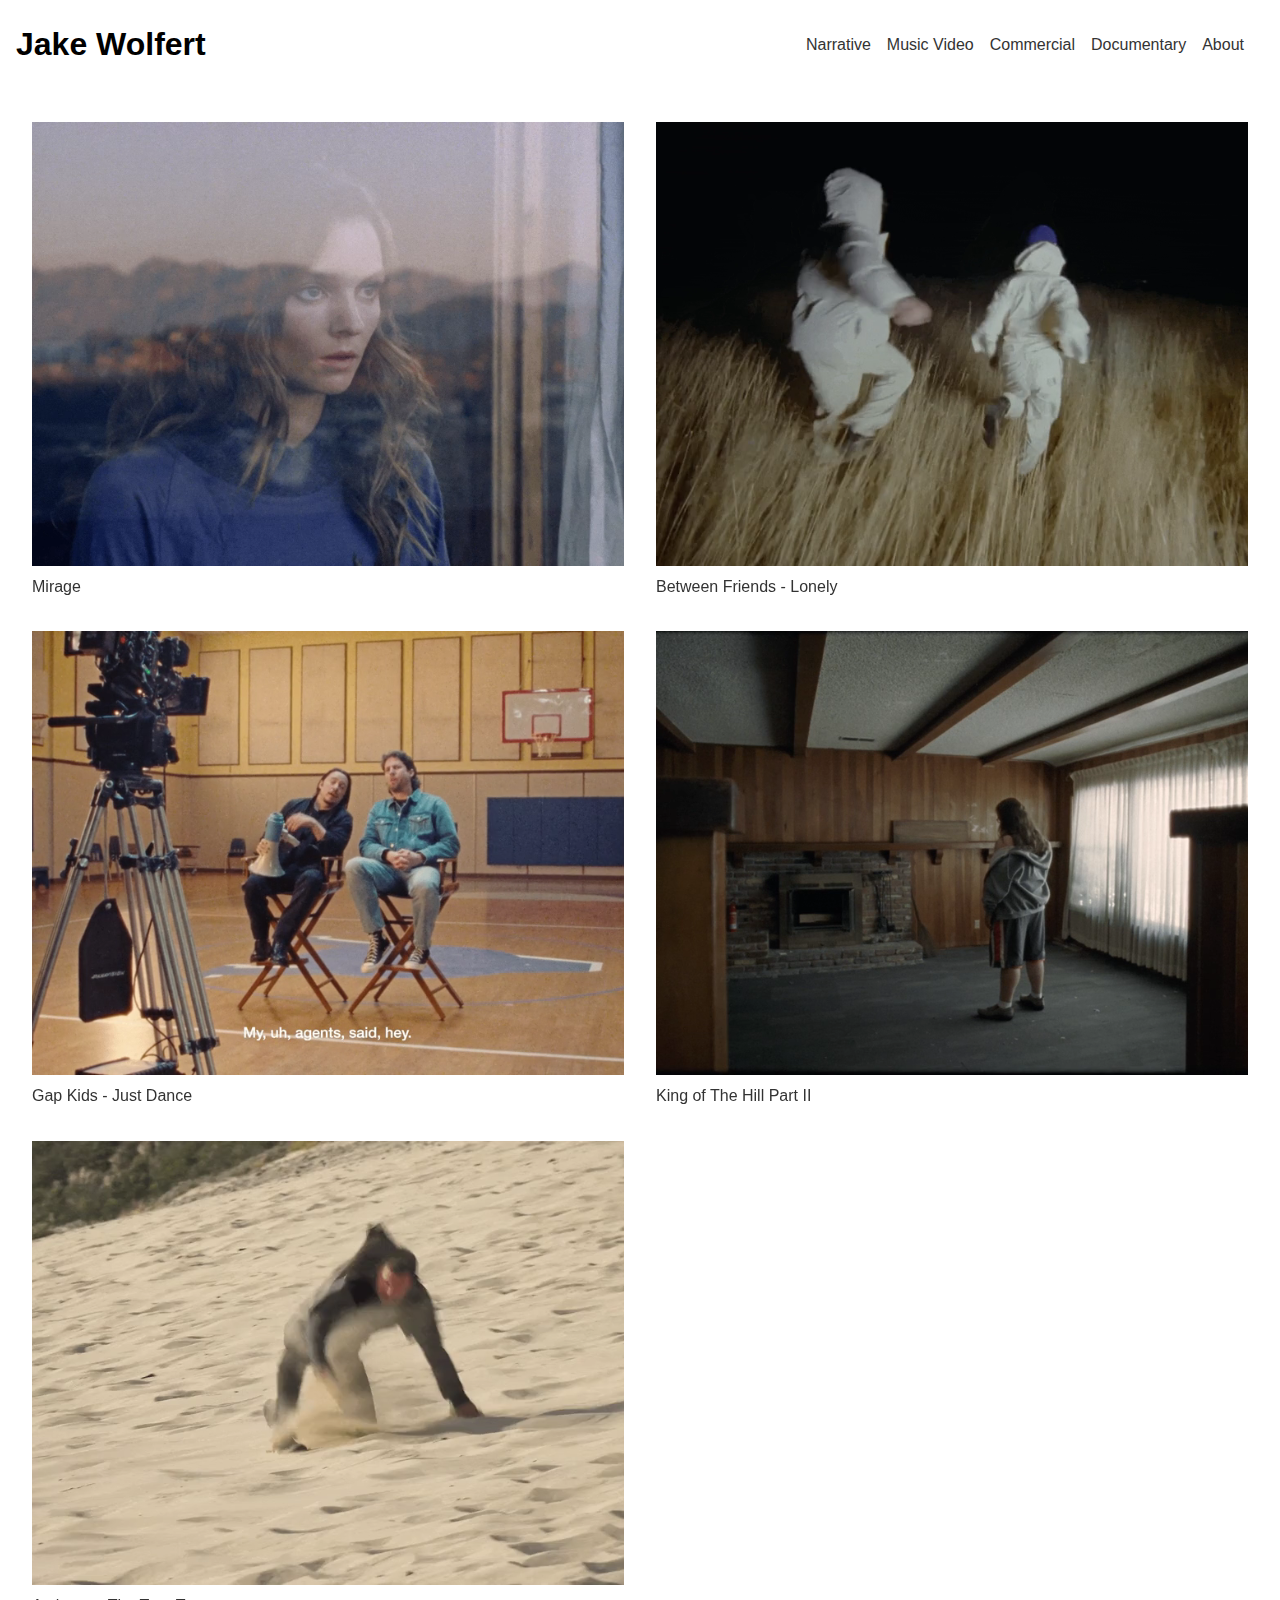
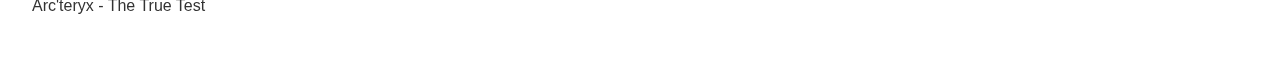
<file: index.html>
<!DOCTYPE html>
<html lang="en">
<head>
    <meta charset="UTF-8">
    <meta name="viewport" content="width=device-width, initial-scale=1.0">
    <title>Jake Wolfert</title>
    <link rel="stylesheet" href="style.css">
    <link rel="icon" href="/favicon.ico" type="image/x-icon">
    <script src="projectsData.js"></script>
    <script src="projects.js" defer></script>
</head>
<body>
    <header>
        <h1><a href="/">Jake Wolfert</a></h1>
        <nav>
            <ul>
                <li><a href="#narrative">Narrative</a></li>
                <li><a href="#music-videos">Music Video</a></li>
                <li><a href="#commercial">Commercial</a></li>
                <li><a href="#documentary">Documentary</a></li>
                <li><a href="about.html">About</a></li>
            </ul>
        </nav>
    </header>

    <main role="main">
        <div class="project-grid">
            <!-- Project items will be dynamically inserted here by projects.js -->
            <!-- Example:
            <div class="project-item">
                <a href="#project1">
                    <div class="video-wrapper">
                        <video src="video1.mp4" class="thumbnail-video" ... ></video>
                    </div>
                    <h3>Project Title 1</h3>
                </a>
            </div>
            -->
        </div>
    </main>
</body>
</html>
</file>
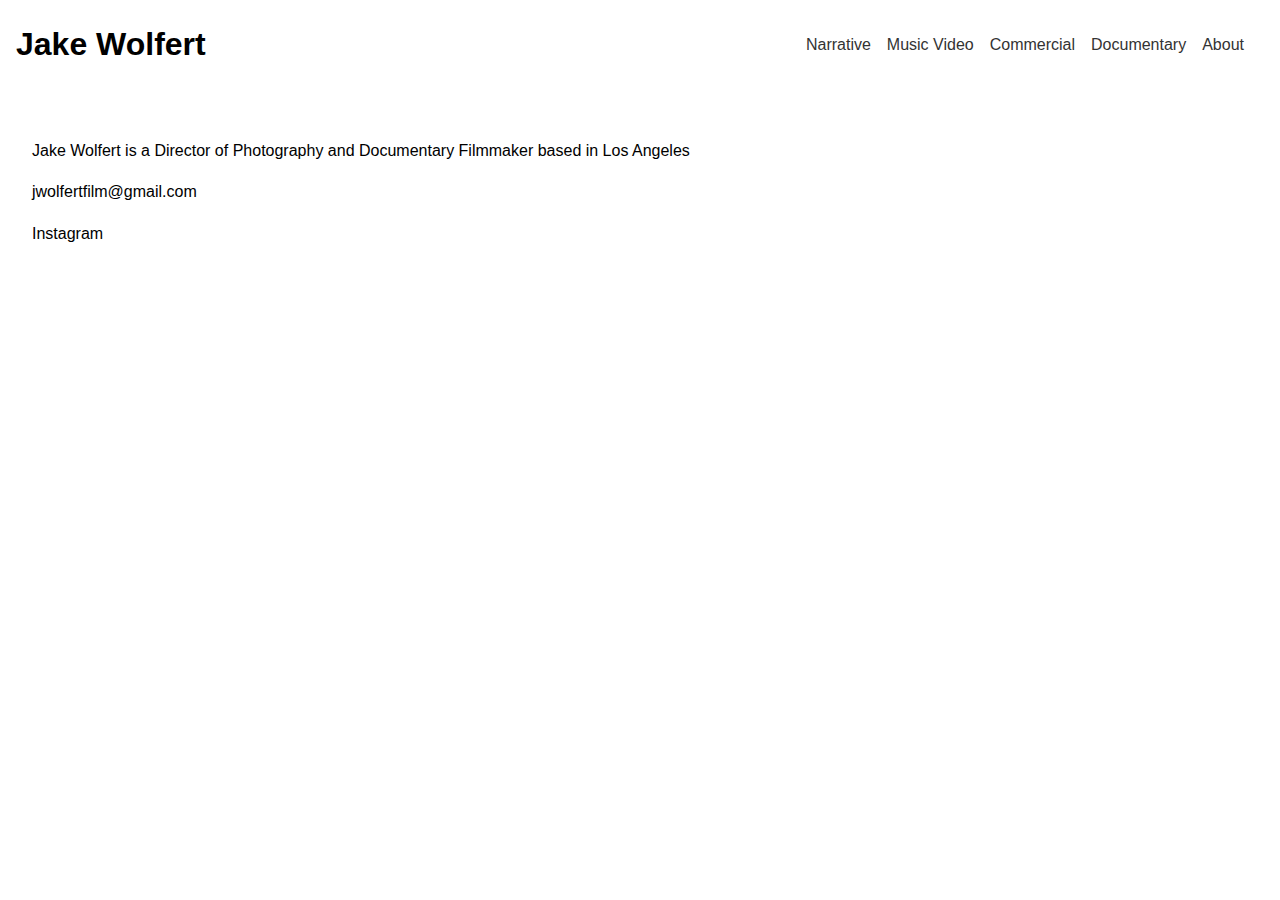
<file: about.html>
<!DOCTYPE html>
<html lang="en">
<head>
    <meta charset="UTF-8">
    <meta name="viewport" content="width=device-width, initial-scale=1.0">
    <title>About Jake Wolfert</title>
    <link rel="stylesheet" href="style.css">
    <script src="projectsData.js"></script>
    <script src="projects.js"></script>
</head>
<body>
    <header>
        <h1><a href="/">Jake Wolfert</a></h1>
        <nav>
            <ul>
                <li><a href="#narrative">Narrative</a></li>
                <li><a href="#music-videos">Music Video</a></li>
                <li><a href="#commercial">Commercial</a></li>
                <li><a href="#documentary">Documentary</a></li>
                <li><a href="about.html">About</a></li>
            </ul>
        </nav>
    </header>

    <main role="main">
        <section class="about-page">
            <p>Jake Wolfert is a Director of Photography and Documentary Filmmaker based in Los Angeles</p>
            <p><a href="mailto:jwolfertfilm@gmail.com" class="hover-blue">jwolfertfilm@gmail.com</a></p>
            <p><a href="https://instagram.com/jakewolfert" class="hover-blue" target="_blank">Instagram</a></p>
        </section>
    </main>

    <!-- Remove the duplicate script imports below -->
    <!--
    <script src="projectsData.js"></script>
    <script src="projects.js"></script>
    -->
</body>
</html>
</file>
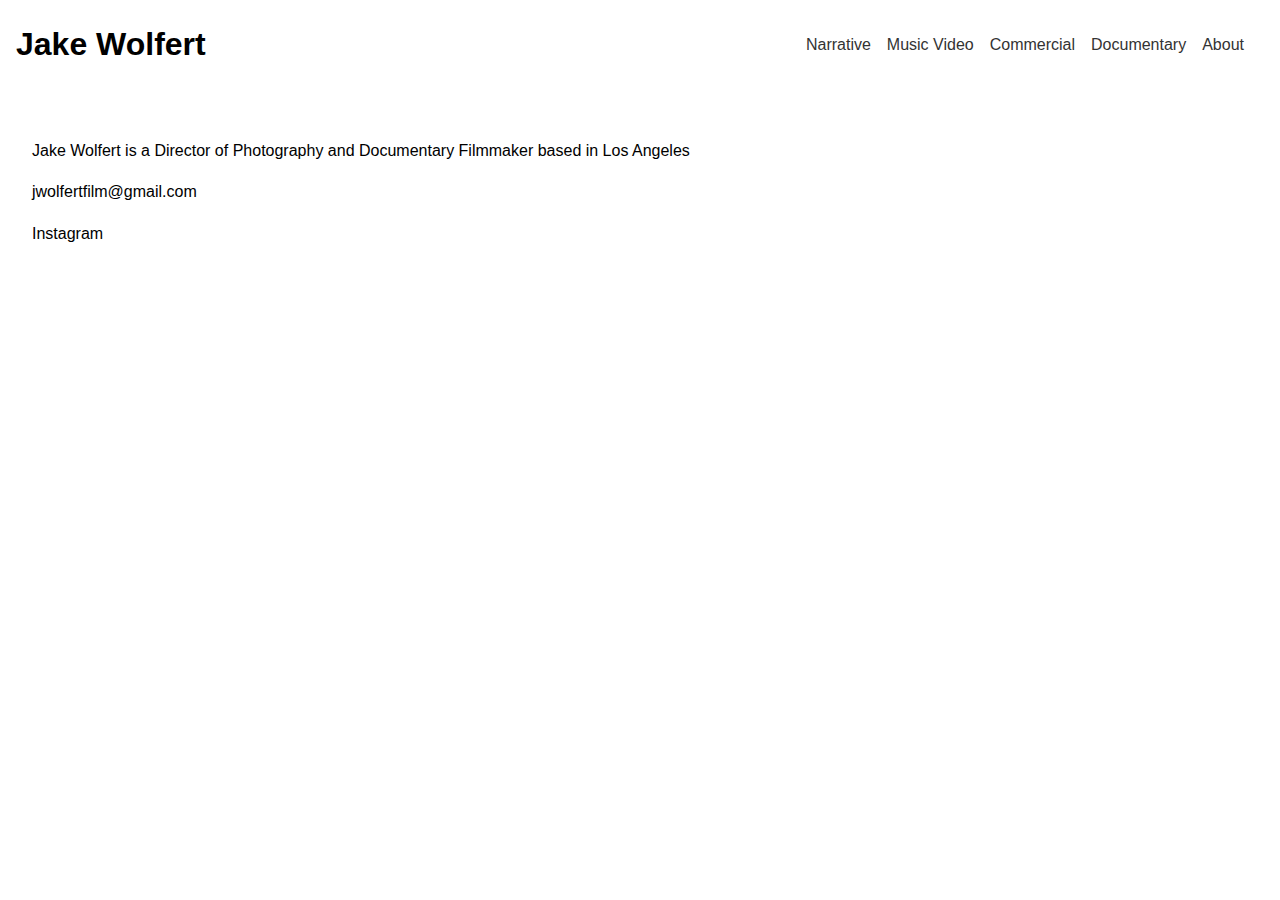
<file: public/about.html>
<!DOCTYPE html>
<html lang="en">
<head>
    <meta charset="UTF-8">
    <meta name="viewport" content="width=device-width, initial-scale=1.0">
    <title>About Jake Wolfert</title>
    <link rel="stylesheet" href="style.css">
    <script src="projectsData.js"></script>
<script src="projects.js"></script>
</head>
<body>
    <header>
        <h1><a href="/">Jake Wolfert</a></h1>
        <nav>
            <ul>
                <li><a href="#narrative">Narrative</a></li>
                <li><a href="#music-videos">Music Video</a></li>
                <li><a href="#commercial">Commercial</a></li>
                <li><a href="#documentary">Documentary</a></li>
                <li><a href="about.html">About</a></li>
            </ul>
        </nav>
    </header>

    <main role="main">
        <section class="about-page">
            <p>Jake Wolfert is a Director of Photography and Documentary Filmmaker based in Los Angeles</p>
            <p><a href="mailto:jwolfertfilm@gmail.com" class="hover-blue">jwolfertfilm@gmail.com</a></p>
            <p><a href="https://instagram.com/jakewolfert" class="hover-blue" target="_blank">Instagram</a></p>
        </section>
    </main>

    <script src="projectsData.js"></script>
    <script src="projects.js"></script>
</body>
</html>
</file>
<file: style.css>
/* Ensure box-sizing is consistent across elements */
*, *::before, *::after {
    box-sizing: border-box;
}

body {
    font-family: Arial, sans-serif;
    margin: 0;
    padding: 0;
    line-height: 1.6;
    overflow-x: hidden; /* Prevent horizontal scroll */
}

header {
    background-color: #ffffff;
    padding: 1rem;
    display: flex;
    flex-wrap: wrap; /* Allow wrapping for smaller screens */
    justify-content: space-between;
    align-items: center;
}

header h1 {
    margin: 0;
    font-size: 2rem;
}

nav {
    margin-right: 20px;
}



nav ul {
    list-style-type: none;
    padding: 0;
    display: flex;
    flex-wrap: wrap; /* Allow wrapping on small screens */
    justify-content: center; /* Center items on small screens */
}

nav li {
    margin-left: 1rem;
    white-space: nowrap; /* Prevent breaking of navigation items */
}

nav a {
    text-decoration: none;
    color: #333;
}

main {
    padding: 2rem;
}

a {
    text-decoration: none;
    color: black;
}

.hover-blue:hover {
    color: blue;
}

header h1 a,
header h1 a:hover {
    color: black;
    text-decoration: none;
}

header nav a:hover {
    color: black;
}

/* Grid Layout for Projects */
.project-grid {
    display: grid;
    grid-template-columns: repeat(auto-fill, minmax(400px, 1fr)); /* Responsive columns */
    gap: 2rem;
    margin-bottom: 2rem;
    align-items: start; /* Align items to the start to maintain uniform top alignment */
}

/* Project Item Styling */
.project-item {
    display: flex;
    flex-direction: column;
}

/* Video Wrapper with 4:3 Aspect Ratio */
.video-wrapper {
    display: flex;
    justify-content: center;
    align-items: center;
    width: 100%;
    aspect-ratio: 4 / 3; /* Maintain a 4:3 aspect ratio */
    background-color: #ffffff;
    overflow: hidden; /* Hide overflow to enable cropping */
}

/* Thumbnail Video Styling - Crop to Fill the Container */
.thumbnail-video {
    width: 100%;
    height: 100%;
    object-fit: cover; /* Ensures the video covers the container, cropping if necessary */
    display: block;
}

/* Project Title Styling */
.project-item h3 {
    margin: 0.5rem 0 0 0;
    padding: 0;
    font-size: 1rem;
    font-weight: normal;
    color: #333;
    text-align: left;
}

/* Hover Effect for Video */
.thumbnail-video:hover {
    opacity: 0.9;
}



/* Responsive Adjustments */
@media (max-width: 768px) {
    header {
        flex-direction: column;
        align-items: center;
        margin-top: 2rem;
    }

    nav {
        margin-right: 0;
        margin-top: 1rem;
        width: 100%;
    }

    nav ul {
        justify-content: center;
        list-style-type: none;
        padding: 0;
        display: flex;
        flex-wrap: wrap;
        text-align: center;
    }

    nav li {
        margin: 0.5rem;
        display: inline-block;
    }

    main {
        padding: 1rem;
    }

    h2 {
        margin-top: 0.5rem;
        text-align: center;
        width: 100%;
    }

    .project-grid {
        grid-template-columns: repeat(auto-fill, minmax(300px, 1fr)); /* More compact for mobile */
    }
    
    /* Adjusted video height for smaller screens */
    .video-wrapper {
        display: flex;
        justify-content: center;
        align-items: center;
        width: 100%;
        aspect-ratio: 4 / 3; /* Maintain a 4:3 aspect ratio */
        background-color: #ffffff;
        overflow: hidden; /* Hide overflow to enable cropping */
    }

    .thumbnail-video {
        object-position: center; /* Ensure the video is centered */
    }

    .project-item h3 {
        font-size: 0.9rem; /* Adjust font size for smaller screens */
    }
}

/* Additional Button Styling */
button {
    background-color: #000000;
    color: #fff;
    border: none;
    padding: 0.5rem 1rem;
    cursor: pointer;
    margin-top: 1rem;
}

button:hover {
    background-color: #555;
}

/* Additional Styles */
.project-page {
    max-width: 800px;
    margin: 0 auto;
}

.video-container {
    position: relative;
    width: 100%;
    max-width: 800px;
    margin: 0 auto;
}

.video-container img {
    width: 100%;
    height: auto;
    display: block;
}

.play-button {
    position: absolute;
    top: 50%;
    left: 50%;
    transform: translate(-50%, -50%);
    padding: 10px 20px;
    opacity: 0;
    transition: opacity 0.3s ease;
    background-color: rgba(0, 0, 0, 0.7);
    border-radius: 4px; /* Optional: Rounded corners */
}

.play-button p {
    margin: 0;
    color: #ffffff;
    font-size: 48px;
    font-weight: bold;
}

.video-container:hover .play-button {
    opacity: 1;
}
</file>
<file: public/style.css>
body {
    font-family: Arial, sans-serif;
    margin: 0;
    padding: 0;
    line-height: 1.6;
}

header {
    background-color: #ffffff;
    padding: 1rem;
    display: flex;
    justify-content: space-between;
    align-items: center;
}

header h1 {
    margin: 0;
    font-size: 2rem;
}

nav {
    margin-right: 20px;
}

nav ul {
    list-style-type: none;
    padding: 0;
    display: flex;
}

nav li {
    margin-left: 1rem;
}

nav a {
    text-decoration: none;
    color: #333;
}

main {
    padding: 2rem;
}

a {
    text-decoration: none;
    color: black;
}

.hover-blue:hover {
    color: blue;
}

header h1 a, 
header h1 a:hover {
    color: black;
    text-decoration: none;
}

header nav a:hover {
    color: black;
}

.project-grid {
    display: grid;
    grid-template-columns: repeat(auto-fill, minmax(500px, 1fr));
    gap: 2rem;
    margin-bottom: 2rem;
}

.project-item {
    position: relative;
    width: 100%;
    display: flex;
    flex-direction: column;
    margin-bottom: 1.5rem;
}

.project-item a {
    text-decoration: none;
    color: inherit;
}

.project-item img {
    width: 100%;
    aspect-ratio: 16 / 9;
    object-fit: cover;
}

.project-item h3 {
    margin: 0.5rem 0 0 0;
    padding: 0;
    font-size: 0.9rem;
    font-weight: normal;
    color: #333;
    text-align: left;
}

.project-page {
    max-width: 800px;
    margin: 0 auto;
}

.video-container {
    position: relative;
    width: 100%;
    max-width: 800px; /* Adjust this value as needed */
    margin: 0 auto;
}

.video-container img {
    width: 100%;
    height: auto;
    display: block;
}

.play-button {
    position: absolute;
    top: 50%;
    left: 50%;
    transform: translate(-50%, -50%);
    padding: 10px 20px;
    border-radius: 5px;
    opacity: 0;
    transition: opacity 0.3s ease;
    background-color: rgba(0, 0, 0, 0.7); /* Added for better visibility */
    border-radius: 80%;
}

.play-button p {
    margin: 0;
    color: #ffffff;
    font-size: 48px;
    font-weight: bold;
    border-radius: 80%;
}

.video-container:hover .play-button {
    opacity: 1;
}

button {
    background-color: #000000;
    color: #fff;
    border: none;
    padding: 0.5rem 1rem;
    cursor: pointer;
    margin-top: 1rem;
    border-radius: 80%;
}

button:hover {
    background-color: #555;
}

@media (max-width: 768px) {
    header {
        flex-direction: column;
        align-items: flex-start;
    }

    nav {
        margin-right: 0;
        margin-top: 1rem;
        width: 100%;

    }

    nav ul {
        justify-content: space-between;
        list-style-type: none;
        padding: 0;
        display: flex;
        flex-wrap: wrap; /* Allow wrapping on small screens */
        text-align: center;
    }
    

    nav li {
        margin: 0.5rem 0;
        display: inline-block;
    }

    /* Ensure "Music Video" stays on one line */
    nav li:nth-child(2) {
        white-space: nowrap;
    }
}
</file>
